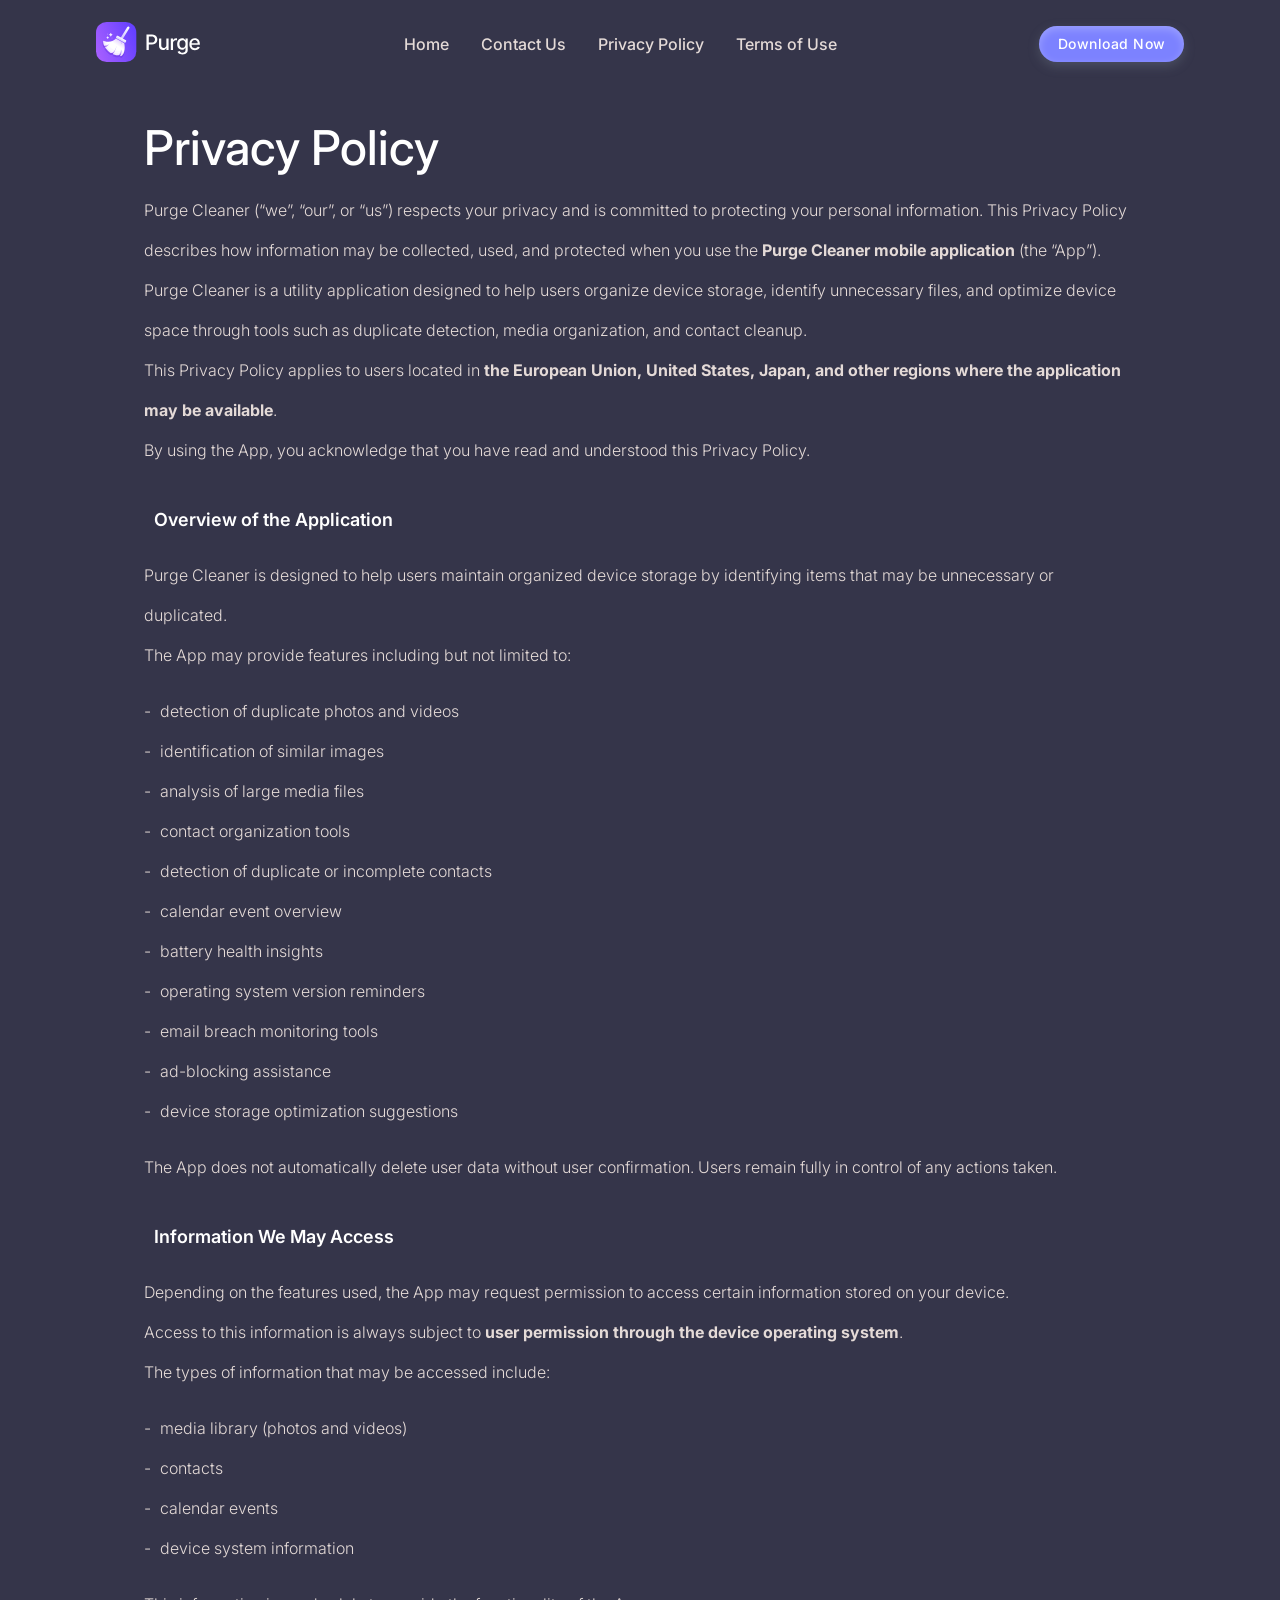
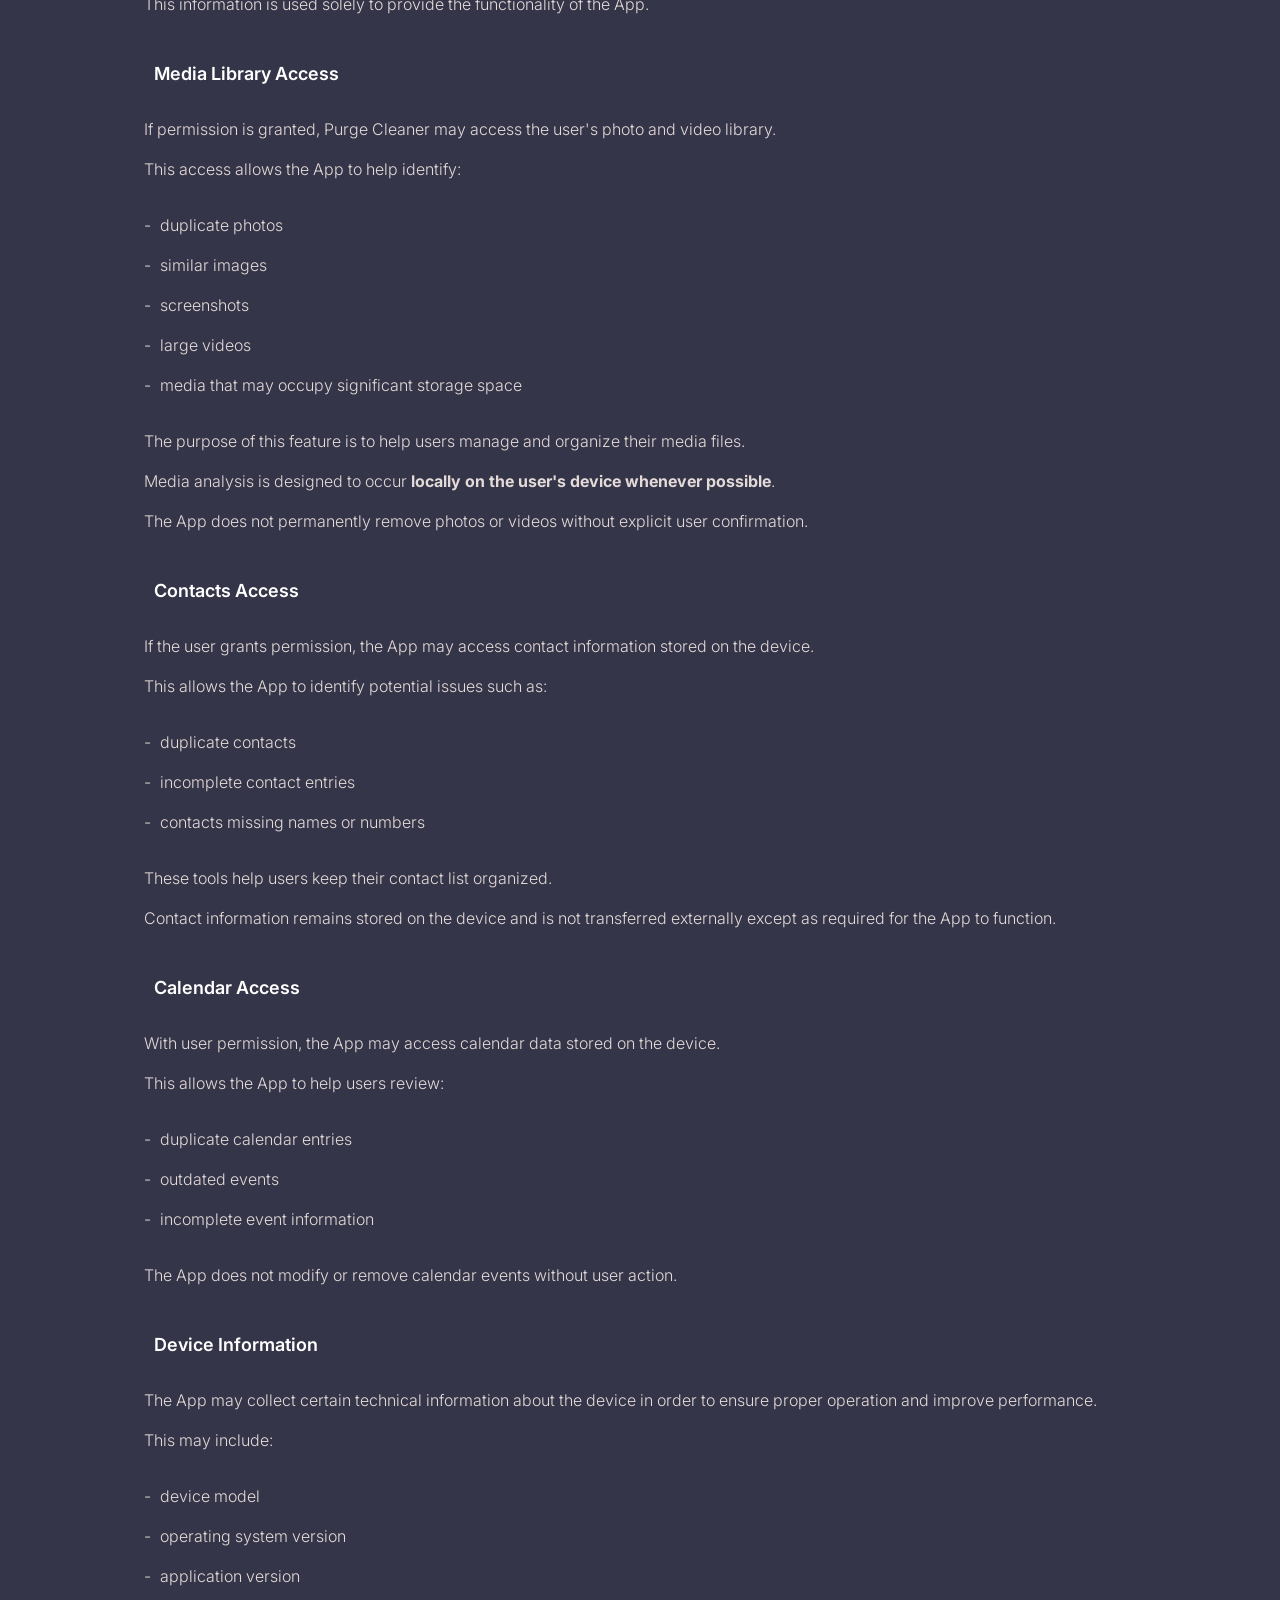
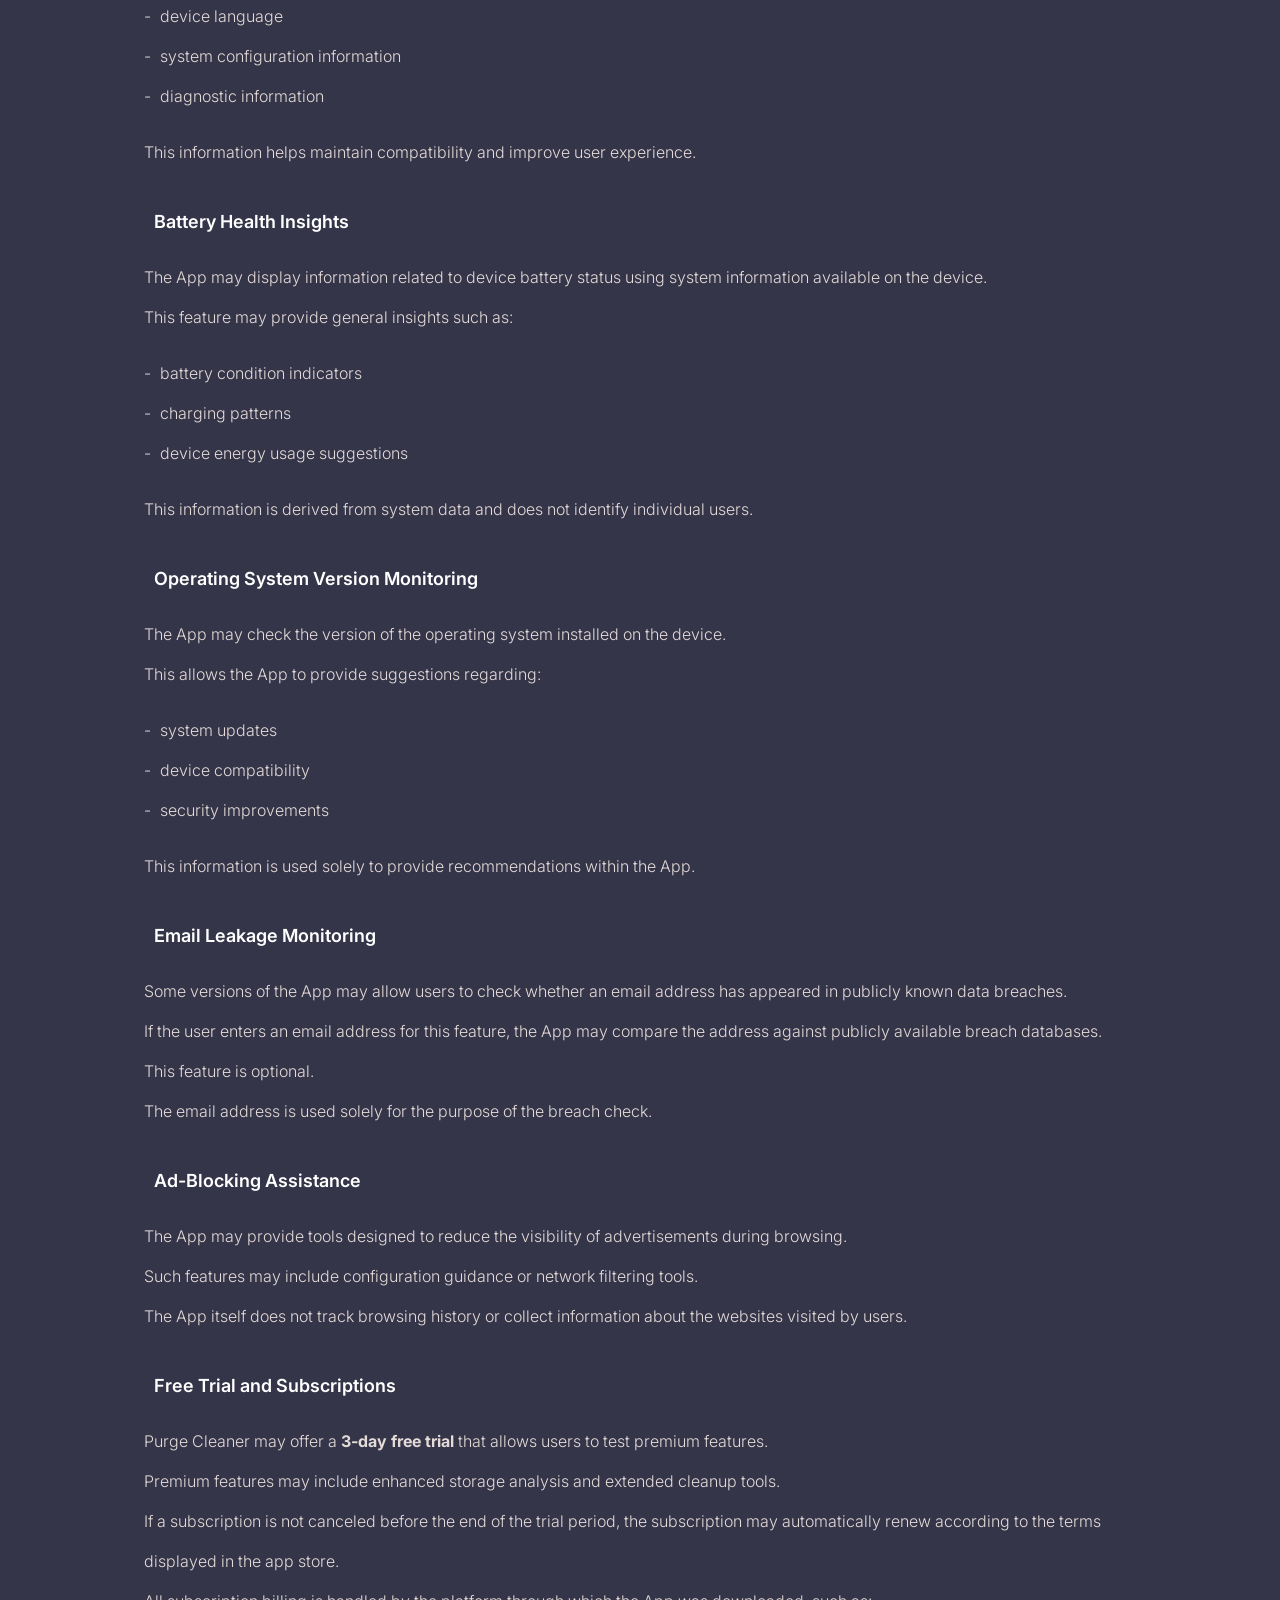
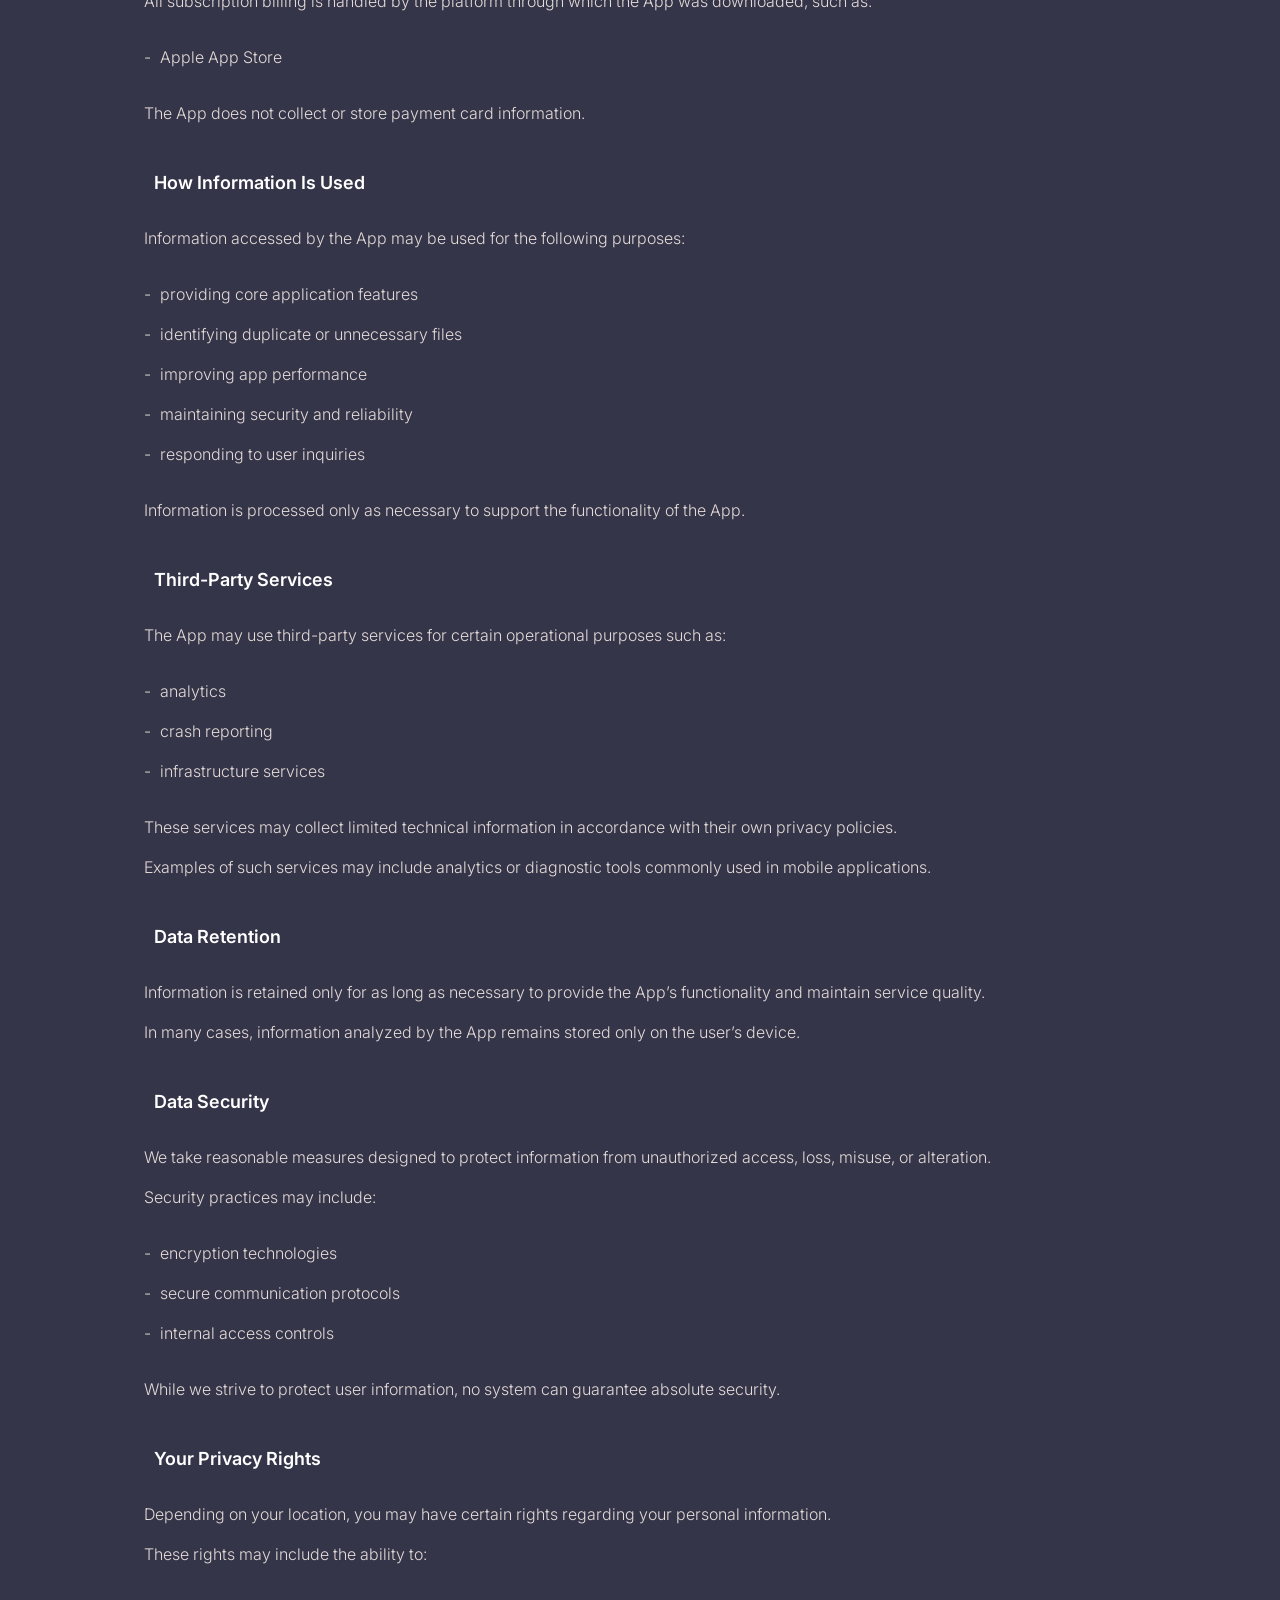
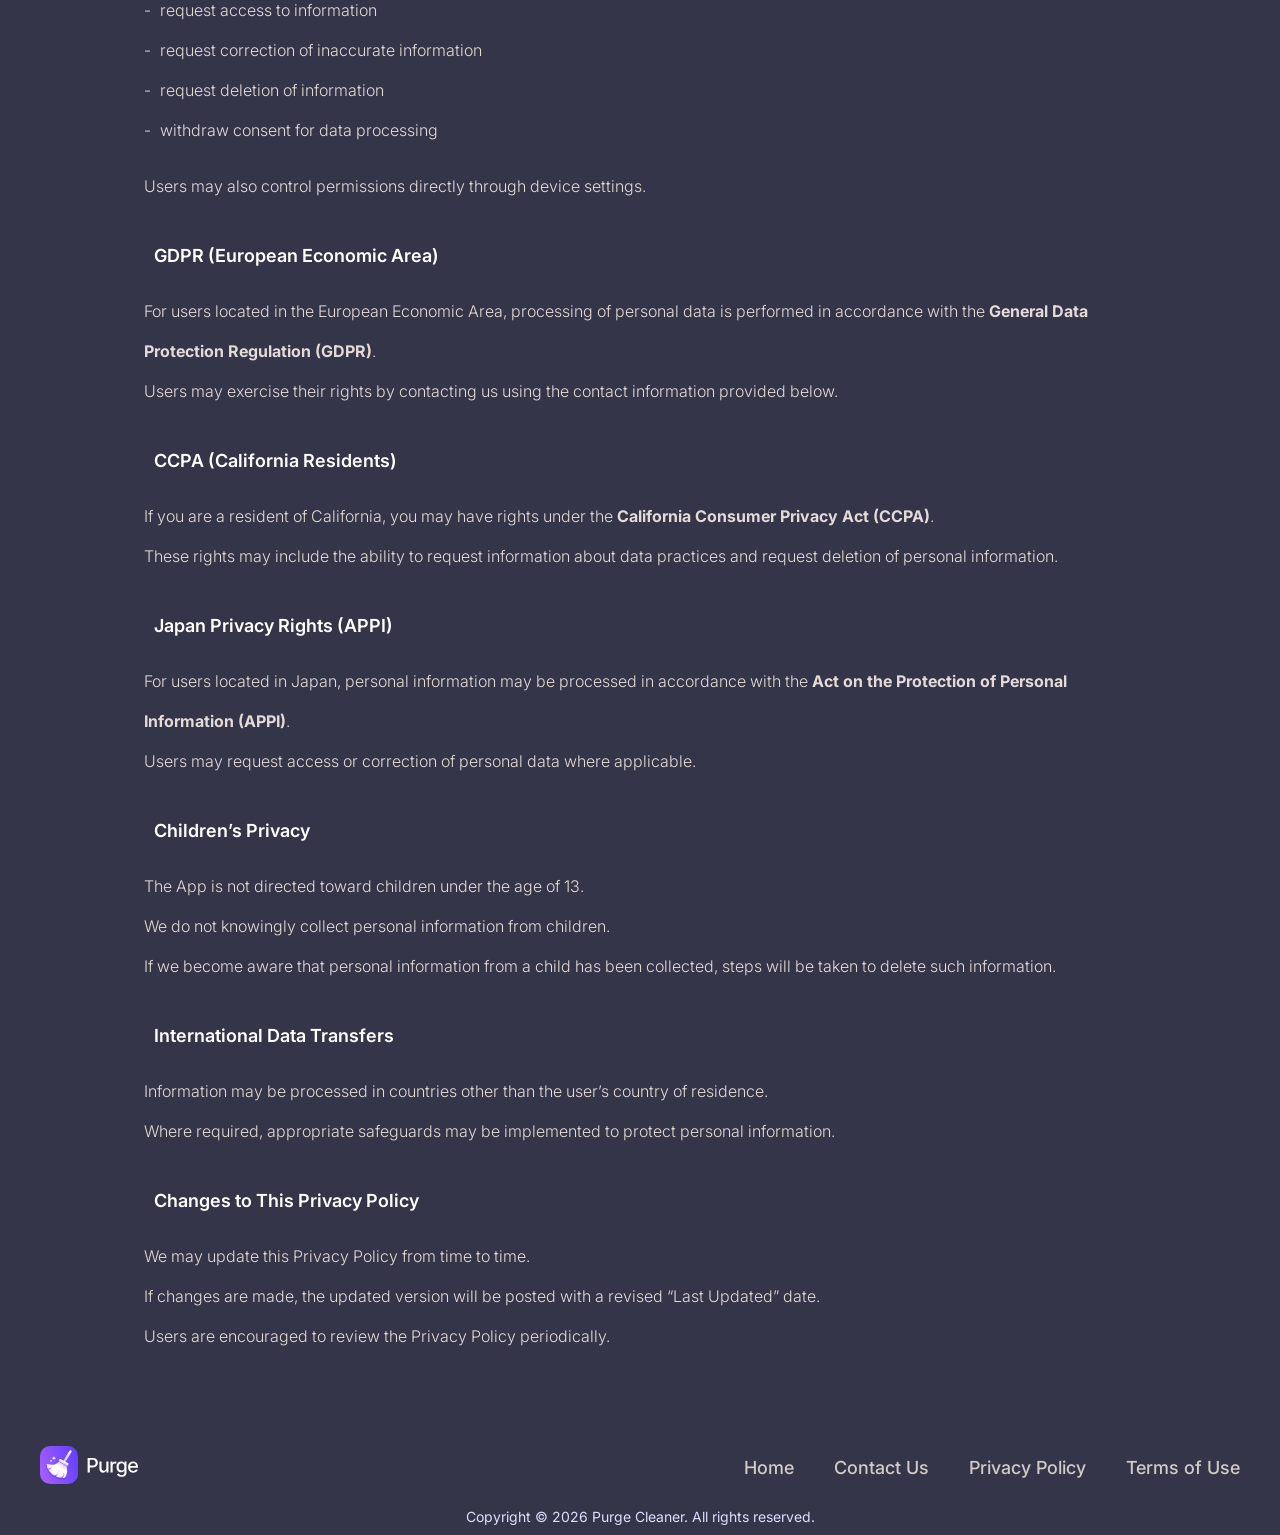
<file: privacy-purge.html>
<!doctype html>
<html lang="en">

<head>
    <meta charset="UTF-8">
    <meta name="viewport"
        content="width=device-width, user-scalable=no, initial-scale=1.0, maximum-scale=1.0, minimum-scale=1.0">
    <meta http-equiv="X-UA-Compatible" content="ie=edge">
    <link rel="stylesheet" href="https://cdn.jsdelivr.net/npm/swiper@11/swiper-bundle.min.css"/>
    <link rel="stylesheet" href="css/header.css">
    <link rel="stylesheet" href="css/start-main.css">
    <link rel="stylesheet" href="css/benefits.css">
    <link rel="stylesheet" href="css/container-info.css">
    <link rel="stylesheet" href="css/contact.css">
    <link rel="stylesheet" href="css/footer.css">
    <link rel="stylesheet" href="css/textstyle-t-p.css">
    <link href="https://fonts.googleapis.com/css2?family=Inter:wght@400;500;600;700;800&display=swap" rel="stylesheet">
    <link href="https://fonts.googleapis.com/css2?family=Mulish:wght@400;500;600;700;800&display=swap" rel="stylesheet">
    <link rel="icon" type="image/png" href="assets/img/Purge-icon.svg">
    <title>Purge Cleaner</title>
</head>

<body>
        <header class="header">
            <div class="header-container">
                <div class="header-inner">
                    <a href="index.html">
                        <img src="assets/img/Purge-logo.svg" class="logo-menu" alt="Purge">
                    </a>
                    <nav class="header-nav">
                        <a href="index.html">Home</a>
                        <a href="index.html#support-center-support">Contact Us</a>
                        <a href="privacy-purge.html">Privacy Policy</a>
                        <a href="service-purge.html">Terms of Use</a>
                    </nav>
                    <button class="header-button" onclick="location.href='https://apps.apple.com/app/'">
                        Download Now
                    </button>
                        <img src="assets/img/open-menu-icon.svg" class="menu-open" id="menuOpen">  
                </div>
            </div>
        </header>
    
            <div class="mobile-menu" id="mobileMenu">
                <div class="mobile-menu-header">
                    <img src="assets/img/Purge-logo.svg" class="mobile-logo">
                    <img src="assets/img/close-menu-icon.svg" class="menu-close" id="menuClose">
                </div>
                <div class="mobile-menu-links">
                        <a href="index.html">Home</a>
                        <a href="index.html#support-center-support">Contact Us</a>
                        <a href="privacy-purge.html">Privacy Policy</a>
                        <a href="service-purge.html">Terms of Use</a>
                </div>
                <div class="mobile-menu-buttons">
                    <button class="btn-primary" onclick="location.href='https://apps.apple.com/app/'">Download App</button>
                </div>
            </div>
<div class="container-t-p">
  <h1>Privacy Policy</h1>

  <p>Purge Cleaner (“we”, “our”, or “us”) respects your privacy and is committed to protecting your personal information. This Privacy Policy describes how information may be collected, used, and protected when you use the <strong>Purge Cleaner mobile application</strong> (the “App”).</p>

  <p>Purge Cleaner is a utility application designed to help users organize device storage, identify unnecessary files, and optimize device space through tools such as duplicate detection, media organization, and contact cleanup.</p>

  <p>This Privacy Policy applies to users located in <strong>the European Union, United States, Japan, and other regions where the application may be available</strong>.</p>

  <p>By using the App, you acknowledge that you have read and understood this Privacy Policy.</p>

  <h2>Overview of the Application</h2>
  <p>Purge Cleaner is designed to help users maintain organized device storage by identifying items that may be unnecessary or duplicated.</p>
  <p>The App may provide features including but not limited to:</p>
  <ul>
    <li>detection of duplicate photos and videos</li>
    <li>identification of similar images</li>
    <li>analysis of large media files</li>
    <li>contact organization tools</li>
    <li>detection of duplicate or incomplete contacts</li>
    <li>calendar event overview</li>
    <li>battery health insights</li>
    <li>operating system version reminders</li>
    <li>email breach monitoring tools</li>
    <li>ad-blocking assistance</li>
    <li>device storage optimization suggestions</li>
  </ul>
  <p>The App does not automatically delete user data without user confirmation. Users remain fully in control of any actions taken.</p>

  <h2>Information We May Access</h2>
  <p>Depending on the features used, the App may request permission to access certain information stored on your device.</p>
  <p>Access to this information is always subject to <strong>user permission through the device operating system</strong>.</p>
  <p>The types of information that may be accessed include:</p>
  <ul>
    <li>media library (photos and videos)</li>
    <li>contacts</li>
    <li>calendar events</li>
    <li>device system information</li>
  </ul>
  <p>This information is used solely to provide the functionality of the App.</p>

  <h2>Media Library Access</h2>
  <p>If permission is granted, Purge Cleaner may access the user's photo and video library.</p>
  <p>This access allows the App to help identify:</p>
  <ul>
    <li>duplicate photos</li>
    <li>similar images</li>
    <li>screenshots</li>
    <li>large videos</li>
    <li>media that may occupy significant storage space</li>
  </ul>
  <p>The purpose of this feature is to help users manage and organize their media files.</p>
  <p>Media analysis is designed to occur <strong>locally on the user's device whenever possible</strong>.</p>
  <p>The App does not permanently remove photos or videos without explicit user confirmation.</p>

  <h2>Contacts Access</h2>
  <p>If the user grants permission, the App may access contact information stored on the device.</p>
  <p>This allows the App to identify potential issues such as:</p>
  <ul>
    <li>duplicate contacts</li>
    <li>incomplete contact entries</li>
    <li>contacts missing names or numbers</li>
  </ul>
  <p>These tools help users keep their contact list organized.</p>
  <p>Contact information remains stored on the device and is not transferred externally except as required for the App to function.</p>

  <h2>Calendar Access</h2>
  <p>With user permission, the App may access calendar data stored on the device.</p>
  <p>This allows the App to help users review:</p>
  <ul>
    <li>duplicate calendar entries</li>
    <li>outdated events</li>
    <li>incomplete event information</li>
  </ul>
  <p>The App does not modify or remove calendar events without user action.</p>

  <h2>Device Information</h2>
  <p>The App may collect certain technical information about the device in order to ensure proper operation and improve performance.</p>
  <p>This may include:</p>
  <ul>
    <li>device model</li>
    <li>operating system version</li>
    <li>application version</li>
    <li>device language</li>
    <li>system configuration information</li>
    <li>diagnostic information</li>
  </ul>
  <p>This information helps maintain compatibility and improve user experience.</p>

  <h2>Battery Health Insights</h2>
  <p>The App may display information related to device battery status using system information available on the device.</p>
  <p>This feature may provide general insights such as:</p>
  <ul>
    <li>battery condition indicators</li>
    <li>charging patterns</li>
    <li>device energy usage suggestions</li>
  </ul>
  <p>This information is derived from system data and does not identify individual users.</p>

  <h2>Operating System Version Monitoring</h2>
  <p>The App may check the version of the operating system installed on the device.</p>
  <p>This allows the App to provide suggestions regarding:</p>
  <ul>
    <li>system updates</li>
    <li>device compatibility</li>
    <li>security improvements</li>
  </ul>
  <p>This information is used solely to provide recommendations within the App.</p>

  <h2>Email Leakage Monitoring</h2>
  <p>Some versions of the App may allow users to check whether an email address has appeared in publicly known data breaches.</p>
  <p>If the user enters an email address for this feature, the App may compare the address against publicly available breach databases.</p>
  <p>This feature is optional.</p>
  <p>The email address is used solely for the purpose of the breach check.</p>

  <h2>Ad-Blocking Assistance</h2>
  <p>The App may provide tools designed to reduce the visibility of advertisements during browsing.</p>
  <p>Such features may include configuration guidance or network filtering tools.</p>
  <p>The App itself does not track browsing history or collect information about the websites visited by users.</p>

  <h2>Free Trial and Subscriptions</h2>
  <p>Purge Cleaner may offer a <strong>3-day free trial</strong> that allows users to test premium features.</p>
  <p>Premium features may include enhanced storage analysis and extended cleanup tools.</p>
  <p>If a subscription is not canceled before the end of the trial period, the subscription may automatically renew according to the terms displayed in the app store.</p>
  <p>All subscription billing is handled by the platform through which the App was downloaded, such as:</p>
  <ul>
    <li>Apple App Store</li>
  </ul>
  <p>The App does not collect or store payment card information.</p>

  <h2>How Information Is Used</h2>
  <p>Information accessed by the App may be used for the following purposes:</p>
  <ul>
    <li>providing core application features</li>
    <li>identifying duplicate or unnecessary files</li>
    <li>improving app performance</li>
    <li>maintaining security and reliability</li>
    <li>responding to user inquiries</li>
  </ul>
  <p>Information is processed only as necessary to support the functionality of the App.</p>

  <h2>Third-Party Services</h2>
  <p>The App may use third-party services for certain operational purposes such as:</p>
  <ul>
    <li>analytics</li>
    <li>crash reporting</li>
    <li>infrastructure services</li>
  </ul>
  <p>These services may collect limited technical information in accordance with their own privacy policies.</p>
  <p>Examples of such services may include analytics or diagnostic tools commonly used in mobile applications.</p>

  <h2>Data Retention</h2>
  <p>Information is retained only for as long as necessary to provide the App’s functionality and maintain service quality.</p>
  <p>In many cases, information analyzed by the App remains stored only on the user’s device.</p>

  <h2>Data Security</h2>
  <p>We take reasonable measures designed to protect information from unauthorized access, loss, misuse, or alteration.</p>
  <p>Security practices may include:</p>
  <ul>
    <li>encryption technologies</li>
    <li>secure communication protocols</li>
    <li>internal access controls</li>
  </ul>
  <p>While we strive to protect user information, no system can guarantee absolute security.</p>

  <h2>Your Privacy Rights</h2>
  <p>Depending on your location, you may have certain rights regarding your personal information.</p>
  <p>These rights may include the ability to:</p>
  <ul>
    <li>request access to information</li>
    <li>request correction of inaccurate information</li>
    <li>request deletion of information</li>
    <li>withdraw consent for data processing</li>
  </ul>
  <p>Users may also control permissions directly through device settings.</p>

  <h2>GDPR (European Economic Area)</h2>
  <p>For users located in the European Economic Area, processing of personal data is performed in accordance with the <strong>General Data Protection Regulation (GDPR)</strong>.</p>
  <p>Users may exercise their rights by contacting us using the contact information provided below.</p>

  <h2>CCPA (California Residents)</h2>
  <p>If you are a resident of California, you may have rights under the <strong>California Consumer Privacy Act (CCPA)</strong>.</p>
  <p>These rights may include the ability to request information about data practices and request deletion of personal information.</p>

  <h2>Japan Privacy Rights (APPI)</h2>
  <p>For users located in Japan, personal information may be processed in accordance with the <strong>Act on the Protection of Personal Information (APPI)</strong>.</p>
  <p>Users may request access or correction of personal data where applicable.</p>

  <h2>Children’s Privacy</h2>
  <p>The App is not directed toward children under the age of 13.</p>
  <p>We do not knowingly collect personal information from children.</p>
  <p>If we become aware that personal information from a child has been collected, steps will be taken to delete such information.</p>

  <h2>International Data Transfers</h2>
  <p>Information may be processed in countries other than the user’s country of residence.</p>
  <p>Where required, appropriate safeguards may be implemented to protect personal information.</p>

  <h2>Changes to This Privacy Policy</h2>
  <p>We may update this Privacy Policy from time to time.</p>
  <p>If changes are made, the updated version will be posted with a revised “Last Updated” date.</p>
  <p>Users are encouraged to review the Privacy Policy periodically.</p>

</div>

        
        <footer class="footer">
            <div class="footer-container">
                <div class="footer-content">             
                    <a href="index.html">
                        <img src="assets/img/Purge-logo.svg" class="footer-logo" alt="SpaceUp logo">
                    </a>
                      <nav class="footer-links">
                        <a href="index.html">Home</a>
                        <a href="index.html#support-center-support">Contact Us</a>
                        <a href="privacy-purge.html">Privacy Policy</a>
                        <a href="service-purge.html">Terms of Use</a>
                      </nav>
                </div>
                <div class="copy-text">
                    Copyright © <script>document.write(new Date().getFullYear());</script> Purge Cleaner.<br class="mobile-br"> All rights reserved.
                </div>
            </div>
        </footer>
        
    <script src="https://code.jquery.com/jquery-3.7.1.js" integrity="sha256-eKhayi8LEQwp4NKxN+CfCh+3qOVUtJn3QNZ0TciWLP4=" crossorigin="anonymous"></script>
    <script src="https://web3forms.com/client/script.js" async defer></script>
    <script src="https://cdn.jsdelivr.net/npm/swiper@11/swiper-bundle.min.js"></script>
    <script src="js/main.js"></script>
</body>
</html>
</file>
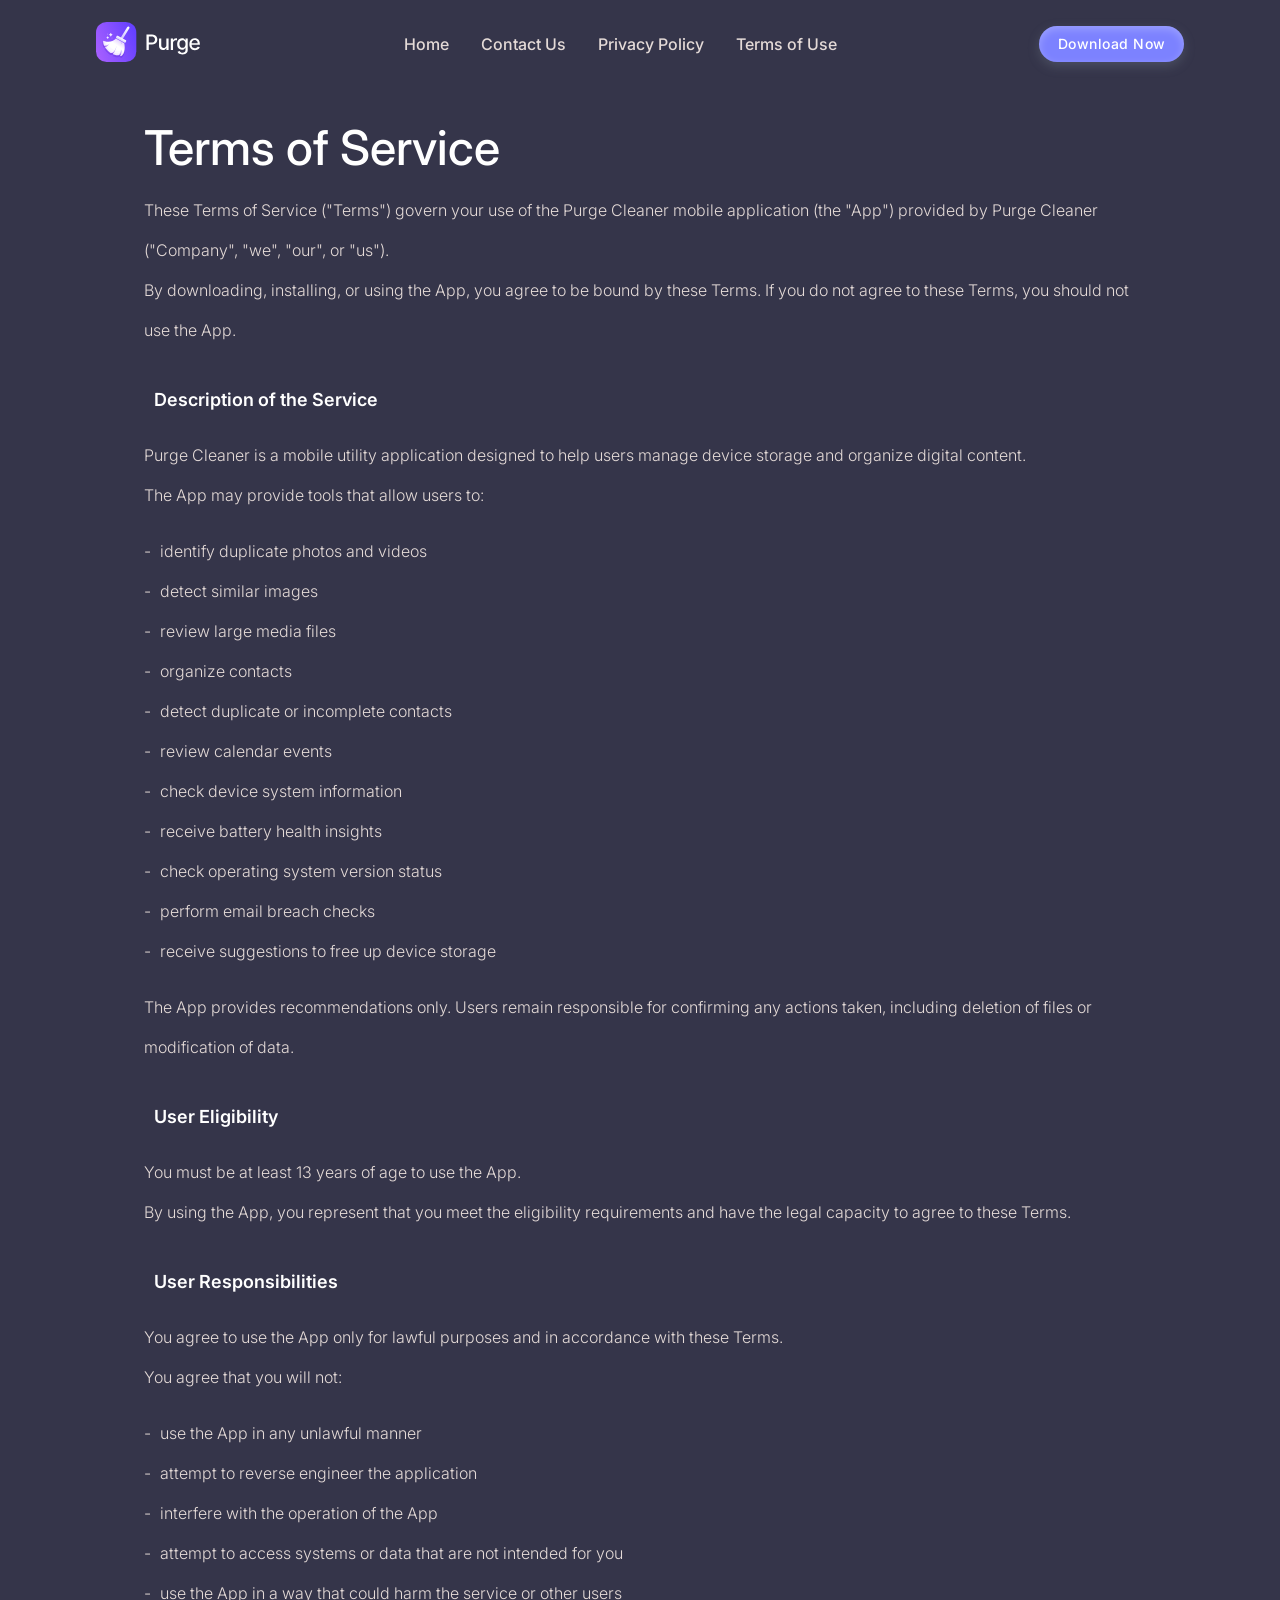
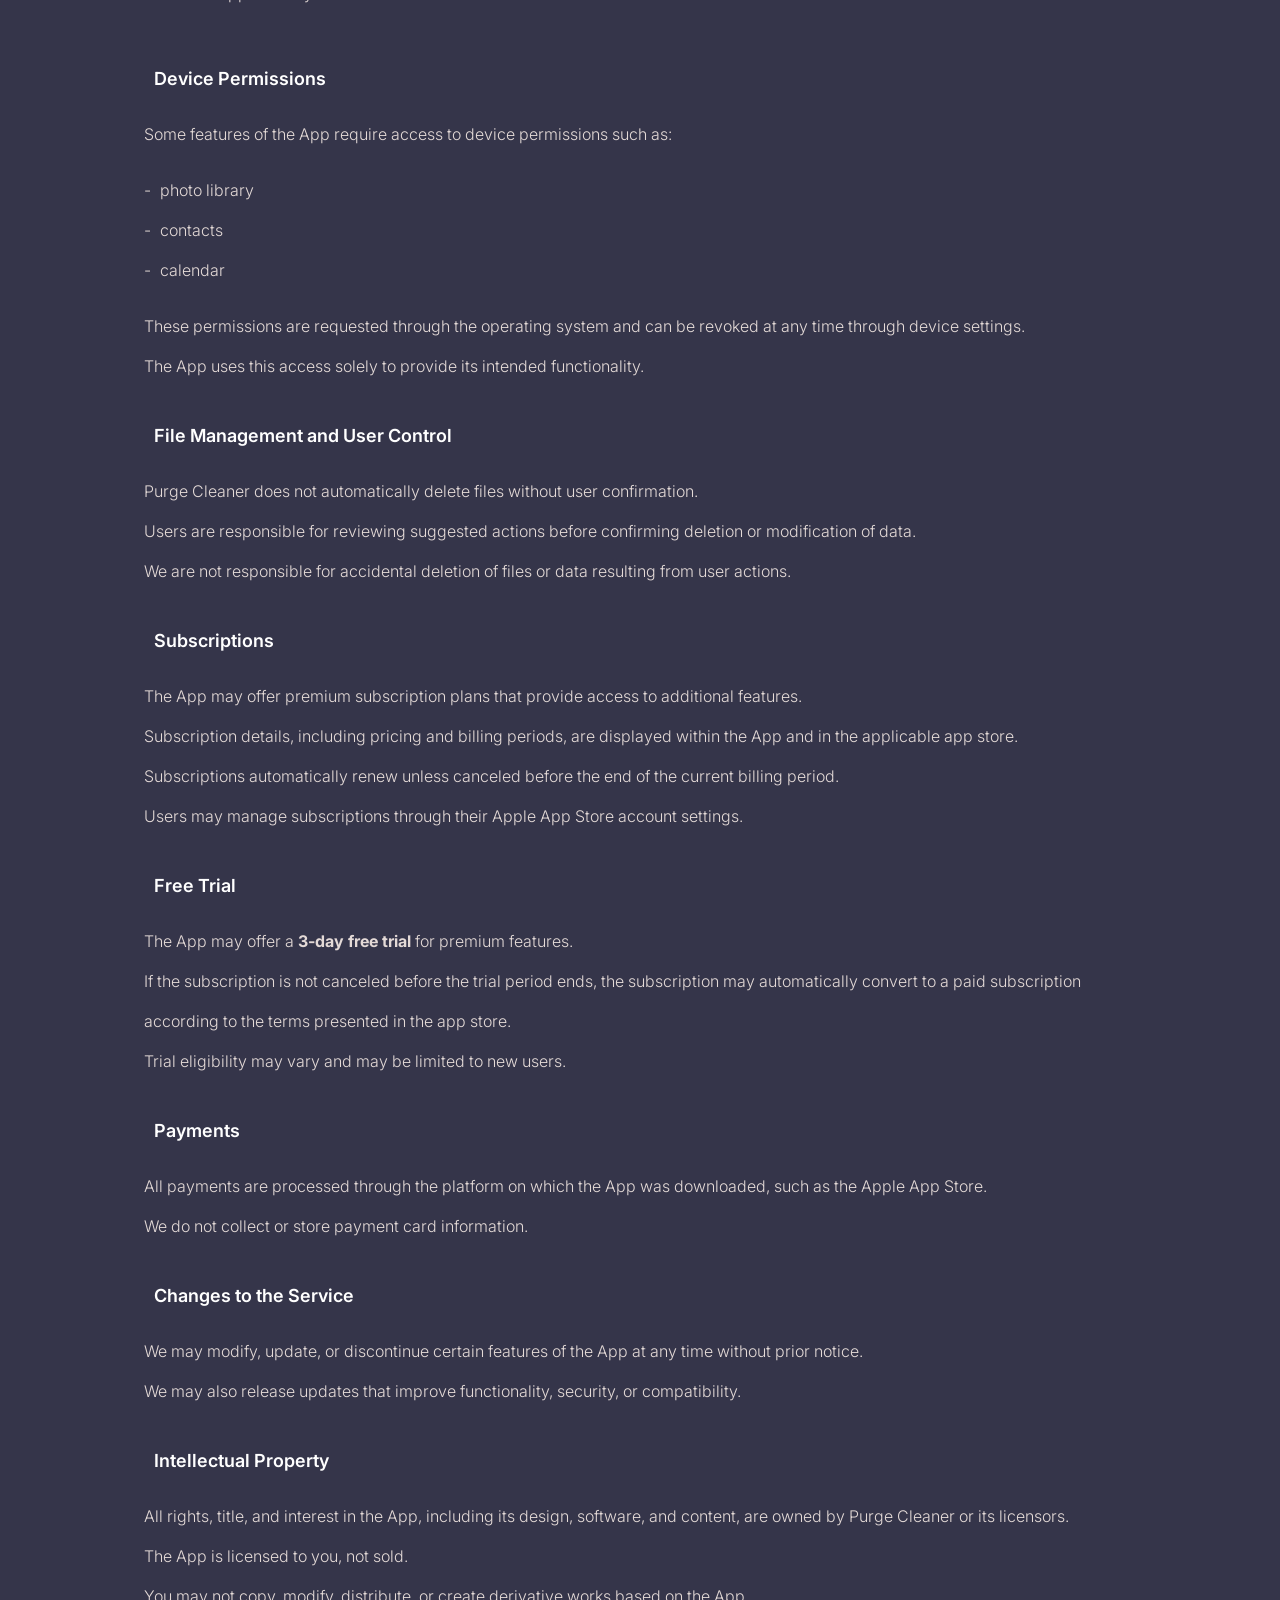
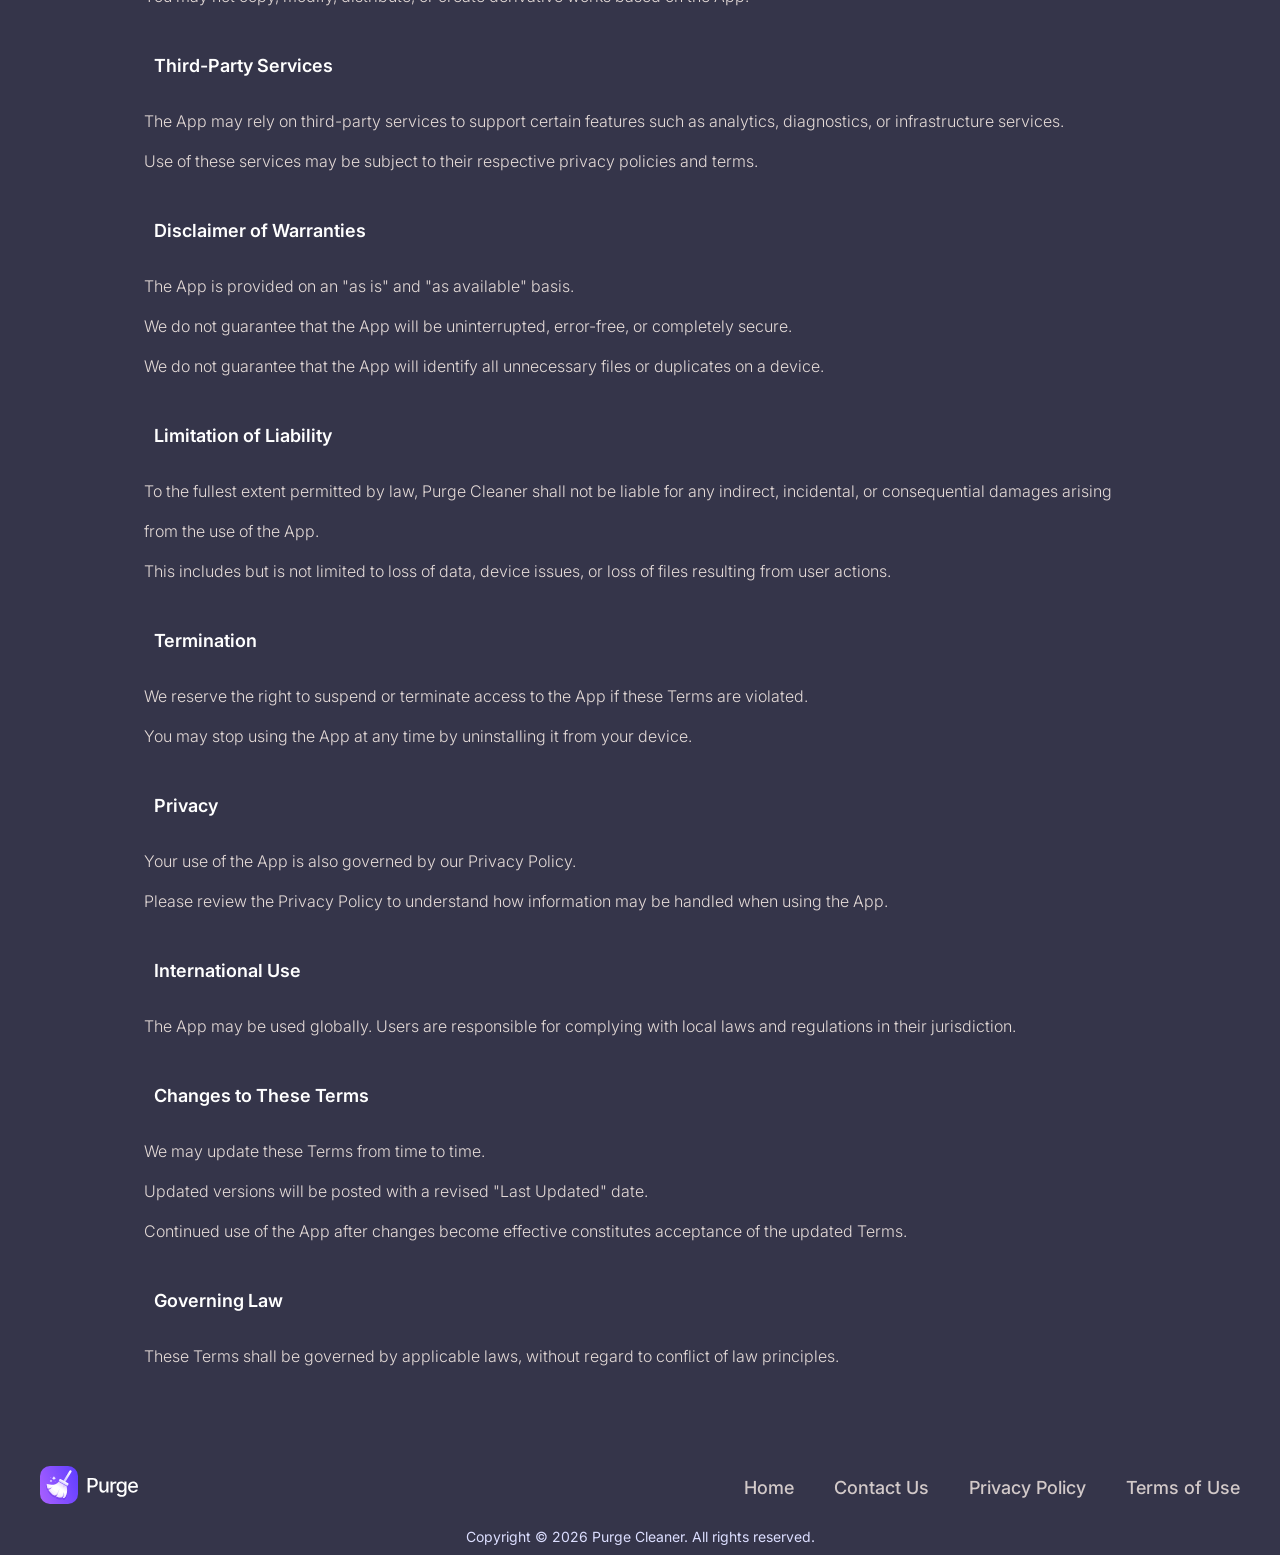
<file: service-purge.html>
<!doctype html>
<html lang="en">

<head>
    <meta charset="UTF-8">
    <meta name="viewport"
        content="width=device-width, user-scalable=no, initial-scale=1.0, maximum-scale=1.0, minimum-scale=1.0">
    <meta http-equiv="X-UA-Compatible" content="ie=edge">
    <link rel="stylesheet" href="https://cdn.jsdelivr.net/npm/swiper@11/swiper-bundle.min.css"/>
    <link rel="stylesheet" href="css/style.css">
    <link rel="stylesheet" href="css/header.css">
    <link rel="stylesheet" href="css/start-main.css">
    <link rel="stylesheet" href="css/benefits.css">
    <link rel="stylesheet" href="css/container-info.css">
    <link rel="stylesheet" href="css/contact.css">
    <link rel="stylesheet" href="css/footer.css">
    <link rel="stylesheet" href="css/textstyle-t-p.css">
    <link href="https://fonts.googleapis.com/css2?family=Inter:wght@400;500;600;700;800&display=swap" rel="stylesheet">
    <link href="https://fonts.googleapis.com/css2?family=Mulish:wght@400;500;600;700;800&display=swap" rel="stylesheet">
    <link rel="icon" type="image/png" href="assets/img/Purge-icon.svg">
    <title>Purge Cleaner</title>
</head>

<body>
        <header class="header">
            <div class="header-container">
                <div class="header-inner">
                    <a href="index.html">
                        <img src="assets/img/Purge-logo.svg" class="logo-menu" alt="Purge">
                    </a>
                    <nav class="header-nav">
                        <a href="index.html">Home</a>
                        <a href="index.html#support-center-support">Contact Us</a>
                        <a href="privacy-purge.html">Privacy Policy</a>
                        <a href="service-purge.html">Terms of Use</a>
                    </nav>
                    <button class="header-button" onclick="location.href='https://apps.apple.com/app/'">
                        Download Now
                    </button>
                        <img src="assets/img/open-menu-icon.svg" class="menu-open" id="menuOpen">  
                </div>
            </div>
        </header>
    
            <div class="mobile-menu" id="mobileMenu">
                <div class="mobile-menu-header">
                    <img src="assets/img/Purge-logo.svg" class="mobile-logo">
                    <img src="assets/img/close-menu-icon.svg" class="menu-close" id="menuClose">
                </div>
                <div class="mobile-menu-links">
                        <a href="index.html">Home</a>
                        <a href="index.html#support-center-support">Contact Us</a>
                        <a href="privacy-purge.html">Privacy Policy</a>
                        <a href="service-purge.html">Terms of Use</a>
                </div>
                <div class="mobile-menu-buttons">
                    <button class="btn-primary" onclick="location.href='https://apps.apple.com/app/'">Download App</button>
                </div>
            </div>

<div class="container-t-p">

<h1>Terms of Service</h1>


<p>These Terms of Service ("Terms") govern your use of the Purge Cleaner mobile application (the "App") provided by Purge Cleaner ("Company", "we", "our", or "us").</p>

<p>By downloading, installing, or using the App, you agree to be bound by these Terms. If you do not agree to these Terms, you should not use the App.</p>

<h2>Description of the Service</h2>

<p>Purge Cleaner is a mobile utility application designed to help users manage device storage and organize digital content.</p>

<p>The App may provide tools that allow users to:</p>

<ul>
<li>identify duplicate photos and videos</li>
<li>detect similar images</li>
<li>review large media files</li>
<li>organize contacts</li>
<li>detect duplicate or incomplete contacts</li>
<li>review calendar events</li>
<li>check device system information</li>
<li>receive battery health insights</li>
<li>check operating system version status</li>
<li>perform email breach checks</li>
<li>receive suggestions to free up device storage</li>
</ul>

<p>The App provides recommendations only. Users remain responsible for confirming any actions taken, including deletion of files or modification of data.</p>

<h2>User Eligibility</h2>

<p>You must be at least 13 years of age to use the App.</p>

<p>By using the App, you represent that you meet the eligibility requirements and have the legal capacity to agree to these Terms.</p>

<h2>User Responsibilities</h2>

<p>You agree to use the App only for lawful purposes and in accordance with these Terms.</p>

<p>You agree that you will not:</p>

<ul>
<li>use the App in any unlawful manner</li>
<li>attempt to reverse engineer the application</li>
<li>interfere with the operation of the App</li>
<li>attempt to access systems or data that are not intended for you</li>
<li>use the App in a way that could harm the service or other users</li>
</ul>

<h2>Device Permissions</h2>

<p>Some features of the App require access to device permissions such as:</p>

<ul>
<li>photo library</li>
<li>contacts</li>
<li>calendar</li>
</ul>

<p>These permissions are requested through the operating system and can be revoked at any time through device settings.</p>

<p>The App uses this access solely to provide its intended functionality.</p>

<h2>File Management and User Control</h2>

<p>Purge Cleaner does not automatically delete files without user confirmation.</p>

<p>Users are responsible for reviewing suggested actions before confirming deletion or modification of data.</p>

<p>We are not responsible for accidental deletion of files or data resulting from user actions.</p>

<h2>Subscriptions</h2>

<p>The App may offer premium subscription plans that provide access to additional features.</p>

<p>Subscription details, including pricing and billing periods, are displayed within the App and in the applicable app store.</p>

<p>Subscriptions automatically renew unless canceled before the end of the current billing period.</p>

<p>Users may manage subscriptions through their Apple App Store account settings.</p>

<h2>Free Trial</h2>

<p>The App may offer a <strong>3-day free trial</strong> for premium features.</p>

<p>If the subscription is not canceled before the trial period ends, the subscription may automatically convert to a paid subscription according to the terms presented in the app store.</p>

<p>Trial eligibility may vary and may be limited to new users.</p>

<h2>Payments</h2>

<p>All payments are processed through the platform on which the App was downloaded, such as the Apple App Store.</p>

<p>We do not collect or store payment card information.</p>

<h2>Changes to the Service</h2>

<p>We may modify, update, or discontinue certain features of the App at any time without prior notice.</p>

<p>We may also release updates that improve functionality, security, or compatibility.</p>

<h2>Intellectual Property</h2>

<p>All rights, title, and interest in the App, including its design, software, and content, are owned by Purge Cleaner or its licensors.</p>

<p>The App is licensed to you, not sold.</p>

<p>You may not copy, modify, distribute, or create derivative works based on the App.</p>

<h2>Third-Party Services</h2>

<p>The App may rely on third-party services to support certain features such as analytics, diagnostics, or infrastructure services.</p>

<p>Use of these services may be subject to their respective privacy policies and terms.</p>

<h2>Disclaimer of Warranties</h2>

<p>The App is provided on an "as is" and "as available" basis.</p>

<p>We do not guarantee that the App will be uninterrupted, error-free, or completely secure.</p>

<p>We do not guarantee that the App will identify all unnecessary files or duplicates on a device.</p>

<h2>Limitation of Liability</h2>

<p>To the fullest extent permitted by law, Purge Cleaner shall not be liable for any indirect, incidental, or consequential damages arising from the use of the App.</p>

<p>This includes but is not limited to loss of data, device issues, or loss of files resulting from user actions.</p>

<h2>Termination</h2>

<p>We reserve the right to suspend or terminate access to the App if these Terms are violated.</p>

<p>You may stop using the App at any time by uninstalling it from your device.</p>

<h2>Privacy</h2>

<p>Your use of the App is also governed by our Privacy Policy.</p>

<p>Please review the Privacy Policy to understand how information may be handled when using the App.</p>

<h2>International Use</h2>

<p>The App may be used globally. Users are responsible for complying with local laws and regulations in their jurisdiction.</p>

<h2>Changes to These Terms</h2>

<p>We may update these Terms from time to time.</p>

<p>Updated versions will be posted with a revised "Last Updated" date.</p>

<p>Continued use of the App after changes become effective constitutes acceptance of the updated Terms.</p>

<h2>Governing Law</h2>

<p>These Terms shall be governed by applicable laws, without regard to conflict of law principles.</p>

</div>        
        <footer class="footer">
            <div class="footer-container">
                <div class="footer-content">             
                    <a href="index.html">
                        <img src="assets/img/Purge-logo.svg" class="footer-logo" alt="SpaceUp logo">
                    </a>
                      <nav class="footer-links">
                        <a href="index.html">Home</a>
                        <a href="index.html#support-center-support">Contact Us</a>
                        <a href="privacy-purge.html">Privacy Policy</a>
                        <a href="service-purge.html">Terms of Use</a>
                      </nav>
                </div>
                <div class="copy-text">
                    Copyright © <script>document.write(new Date().getFullYear());</script> Purge Cleaner.<br class="mobile-br"> All rights reserved.
                </div>
            </div>
        </footer>
        
    <script src="https://code.jquery.com/jquery-3.7.1.js" integrity="sha256-eKhayi8LEQwp4NKxN+CfCh+3qOVUtJn3QNZ0TciWLP4=" crossorigin="anonymous"></script>
    <script src="https://web3forms.com/client/script.js" async defer></script>
    <script src="https://cdn.jsdelivr.net/npm/swiper@11/swiper-bundle.min.js"></script>
    <script src="js/main.js"></script>
</body>
</html>
</file>
<file: css/header.css>
@import "../assets/font/stylesheet.css";

body.lock {
    overflow: hidden;
}

.header {
  position: fixed;
  top: 0;
  left: 0;
  width: 100%;
  z-index: 10;
}

.header-container {
  background: #35354A;
  padding: 22px 16px;
  top: 0;
  z-index: 10;
  margin: 0 auto;
}

.header-inner {
  display: flex;
  justify-content: space-between;
  align-items: center;
  padding: 0px 80px;
}

.logo-menu{
    width: 105px;  
}

.header-nav {
    display: flex;
    gap: 32px;
}

.header-nav a {
    text-decoration: none;
    color: #E4DAD7;
    font-weight: 500;
}

.header-button{
  display: flex;
  font-family: 'Inter';
  justify-content: center;
  align-items: center;
  width: 145px;
  height: 36px;
  padding: 8px 16px;
  color: rgb(255, 255, 255);
  font-size: 14px;
  font-weight: 500;
  line-height: 18px;
  letter-spacing: 0.5px;
  text-align: center;
  background: #7C82FF;
  box-shadow: 0px 4px 12px rgba(145, 158, 171, 0.25), inset 0px 3px 8px rgba(255, 255, 255, 0.25);
  border-radius: 33px;
}





.burger {
    display: none;
    width: 28px;
    height: 20px;
    flex-direction: column;
    justify-content: space-between;
    cursor: pointer;
    z-index: 1001;
}

.burger span {
    height: 3px;
    width: 100%;
    background: #000;
    border-radius: 3px;
    transition: 0.3s;
}

.burger.active span:nth-child(1) {
    transform: rotate(45deg) translate(5px, 5px);
}

.burger.active span:nth-child(2) {
    opacity: 0;
}

.burger.active span:nth-child(3) {
    transform: rotate(-45deg) translate(6px, -6px);
}

.mobile-menu {
    position: fixed;
    inset: 0;
    background: #35354A;
    display: flex;
    flex-direction: column;
    padding: 24px;
    transform: translateY(-100%);
    transition: 0.4s ease;
    z-index: 1000;
}

.mobile-menu.active {
    transform: translateY(0);
}


.mobile-menu-header {
    display: flex;
    justify-content: space-between;
    align-items: center;
}

.mobile-logo {
    width: 105px;
}

.menu-close {
    width: 46px;
    cursor: pointer;
}

.menu-open {
    display: none;
    width: 46px;
    cursor: pointer;
}

.mobile-menu-links {
    margin: 100px 0px;
    display: flex;
    flex-direction: column;
    align-items: center;
    gap: 32px;

}

.mobile-menu-links a {
    font-size: 28px;
    font-weight: 500;
    color: #E4DAD7;
    text-decoration: none;
}

.mobile-menu-buttons {
    margin-top: auto;
    display: flex;
    flex-direction: column;
    gap: 16px;
}

.btn-primary {
    padding: 16px 32px;
    background: #7C82FF;
    box-shadow: 0px 4px 12px rgba(145, 158, 171, 0.25), inset 0px 3px 8px rgba(255, 255, 255, 0.25);
    border-radius: 33px;;
    color: #FFFFFF;
    font-size: 20px;
    font-weight: 500;
    margin-bottom: 60px;
}

.mobile-menu-buttons .btn-primary,
.mobile-menu-buttons .btn-secondary {
    width: 100%;
}

@media (max-width: 768px) {

    .header-nav,
    .header-button {
        display: none;
    }

    .menu-open {
        display: block;
    }

    .header-inner {
        padding: 0px;
    }
}
</file>
<file: css/start-main.css>
@import "../assets/font/stylesheet.css";

.main {
    padding: 60px 0 30px;
    position: relative;
    overflow: hidden;
    
}

.main-title {
    
    line-height: 96%;
    font-size: 72px;
    font-weight: 500;
    margin: 20px 0px 20px;
    color: #343434;
}

.main-button {
  display: flex;
  font-family: 'Inter';
  justify-content: center;
  align-items: center;
  width: 145px;
  height: 36px;
  padding: 8px 16px;
  color: rgb(255, 255, 255);
  font-size: 12px;
  font-weight: 500;
  line-height: 18px;
  letter-spacing: 0.5px;
  text-align: center;
  background: #7C82FF;
  box-shadow: 0px 4px 12px rgba(145, 158, 171, 0.25), inset 0px 3px 8px rgba(255, 255, 255, 0.25);
  border-radius: 33px;
}


.main-wrapper {
    display:flex;
    align-items:center;
    gap: 20px;
}

.main-left {  
    width: 560px;
    height: 460px;
}

.main-text {
    font-size: 24px;
    font-weight: 300;
    line-height: 1.6;
    color: #343434B2;
}

.main-buttons {
    display: flex;
    flex-direction: column;
    gap: 10px;
    width: 70%;
}

.main-phone {
  width: 420px;
    height: 460px;
    position: relative;  
}

@media (max-width: 764px) {
    .main {
    padding: 15px 0 0px;
}

    .main-gradient {
    position: relative;
    width: 360px;
        height: 444px;
    }
    .main-wrapper {
        flex-direction: column;
        text-align: center;
            gap: 0px;
    }

    .main-right {
        order: 2;
    }

    .main-left {
         width: 340px;
    height: 280px;
        order: 1;
    }

    .main-buttons {
        width: 100%; 
    }
    .main-title{
        font-size: 42px;
    }
    .main-text {
        font-size: 16px;
    }
.main-phone {
  width: 360px;
    height: 400px;
    position: relative;  
}
.main-button {
    width: 340px;
  height: 50px;
    }
}
</file>
<file: css/benefits.css>
@import "../assets/font/stylesheet.css";



.benefits{
padding:100px 20px;
}

.benefits h2{
color: #343434;
text-align:center;
font-size: 64px;
margin-bottom:60px;
font-weight:500;
}

.benefits-grid{
max-width: 900px;
margin:auto;
display:grid;
gap:24px;
grid-template-columns:2fr 2fr;
grid-template-rows: 412px 412px 412px;

grid-template-areas:
"Duplicate-text Duplicate-image"
"Videos-image Videos-text"
"Contacts-text Contacts-image";
}

.card{

background: #FFFFFF;
border-radius:42px;
padding:32px;
position:relative;
overflow:hidden;
box-shadow:
0 10px 30px rgba(0,0,0,0.25),
inset 0 1px 0 rgba(255,255,255,0.05);
transition:transform .25s ease;
}

.card:hover{
transform:translateY(-6px);
}

.benefits h3{
color: #120656;
font-size:42px;
font-weight: 600;
margin: 0px 0px;
}

.benefits p{
    color: #00000080;
font-size: 18px;
    font-weight: 400;
opacity:0.8;
line-height:1.5;
    max-width: 500px;
}

.Duplicate-text{
    padding-top: 130px;
grid-area:Duplicate-text;
}

.Duplicate-image{
grid-area:Duplicate-image;
}

.Videos-text{
    padding-top: 130px;
grid-area:Videos-text;
}

.Videos-image{
grid-area:Videos-image;
}

.Contacts-text{
    padding-top: 130px;
grid-area:Contacts-text;
}

.Contacts-image{
grid-area:Contacts-image;
}

.card img{
position:absolute;
pointer-events:none;
}

.el1 {
width: 55%;
right: 100px;
bottom: 0px;  
}

.el2 {
width: 55%;
right: 100px;
bottom: 0px; 
}

.el3{
width: 55%;
right: 100px;
bottom: 0px;
}

@media (max-width: 768px){

.app{
height:600px;
}


.benefits{
padding:70px 20px;
}

.benefits h2{
font-size: 42px;
margin-bottom: 40px;
}

.benefits-grid{

grid-template-columns:1fr;
grid-template-rows: auto;

grid-template-areas:
"Duplicate-image"
"Duplicate-text"
"Videos-image"
"Videos-text"
"Contacts-image"
"Contacts-text";

}

.card{
min-height:350px;
}

.card img{
position:absolute;
}

.el1 {
width: 65%;
right: 65px;
bottom: 0px;  
}

.el2 {
width: 65%;
right: 65px;
bottom: 0px; 
}

.el3{
width: 65%;
right: 65px;
bottom: 0px;
}

.Duplicate-text{
    padding-top: 0px;
}

.Videos-text{
    padding-top: 0px;
}

.Contacts-text{
    padding-top: 0px;
}

.benefits h3{
font-size:32px;
}

.benefits p{
font-size: 18px;
}
    
}
</file>
<file: css/container-info.css>
@import "../assets/font/stylesheet.css";

.information{
   background: #35354A;
     display: flex;
    flex-direction: column;
    align-items: center;
}

.information-title{
    max-width:1000px;
     color: #DDD7E4;
  text-align: center;
  font-size: 64px;
  font-style: normal;
  font-weight: 400;
  line-height: 68px;
  margin: 0 10px;
    padding-top: 50px;
    padding-bottom: 10px; 
}

.information-image{
    width: 170px;
    padding: 30px 0px 80px 0px;
}

@media (max-width: 768px){
    .information-title{
        font-size: 42px;
    }   
}
</file>
<file: css/contact.css>
@import "../assets/font/stylesheet.css";


.support-center{
  display: flex;
  flex-direction: column;
  gap: 10px;
  border-radius: 22px;
  margin-top: 14px;    
}

.support-center-container {
  max-width: 400px;
  padding: 30px 16px;
  margin: 0 auto;
}

.section-support-center-title {
  color: #343434;
  text-align: center;
  font-size: 64px;
  font-style: normal;
  font-weight: 500;
  line-height: 68px;
  margin: 0 10px;
    padding-top: 50px;
    padding-bottom: 10px;
}

.support-center-group input,
.support-center-group textarea {
  width: 100%;
    font-family: 'Mulish';
  box-sizing: border-box;
  background: #FFFFFFBF;
  color: rgba(99, 99, 99, 1);
  padding: 18px 20px;
  font-size: 16px;
  line-height: 20px;
  font-weight: 400;
  border: 0.678064px solid #2E2E2E;
  border-radius: 16px;
}

.support-center-group textarea {
  height: 140px;
  resize: none;
}


.support-center-group input::placeholder,
.support-center-group textarea::placeholder {
width: 311px;
height: 21px;
font-family: 'Mulish';
font-style: normal;
font-weight: 400;
font-size: 17px;
line-height: 150%;
letter-spacing: -0.04em;
color: rgba(169, 173, 178, 1);
flex: none;
order: 0;
flex-grow: 1;

}

.support-center-group button{
  display: flex;
  justify-content: center;
  align-items: center;
  width: 100%;
  height: 52px;
  padding: 17px;
  color: rgb(255, 255, 255);
  font-size: 16px;
  font-weight: 500;
  line-height: 18px;
  letter-spacing: 0.5px;
  text-align: center;
  background: #7C82FF;
  box-shadow: 0px 4px 12px rgba(145, 158, 171, 0.25), inset 0px 3px 8px rgba(255, 255, 255, 0.25);
  border-radius: 33px;
  margin: 45px auto;
}

@media (max-width: 450px){
        .section-subtitle{
        width: 100%;
            
    }

    .section-support-center-title{
        font-size: 42px;
    }
    .footer-links{
        gap: 40px;
    }
    
    .support-center-group button{
        width: 86%;
        height: 52px;
    }
    .support-center-container{
        padding: 0px 5px 5px;
    } 
    
}
</file>
<file: css/footer.css>
@import "../assets/font/stylesheet.css";

.footer-container{
  max-width: 1200px;  
  padding: 30px 16px 10px;
  margin: 0 auto;
  background-color: #35354A;
}

.footer-content{
  display: flex;
  justify-content: space-between;
  align-items: center;
}

.footer {
  background-color: #35354A;
  text-align: center;
}

.footer-title {
  font-size: 24px;
  font-weight: 600;
  color: #FFFFFF;
}

.footer-links {
  display: flex;
  justify-content: center;
  gap: 40px;
  flex-wrap: wrap;
}

.footer-links a {
  color: #E4DAD7;
  text-decoration: none;
  font-size: 18px;
  font-weight: 500;
  opacity: 0.9;
}

.footer-links a:hover {
  opacity: 1;
  text-decoration: underline;
}

.copy-text {
  color: #DCDEFF;
  font-size: 14px;
  text-align: center;
    padding-top: 20px;
}

.mobile-br{
  display: none;
}

@media (max-width: 450px){

    .footer-links{
        display: flex;
  justify-content: center;
        gap: 40px;
        flex-direction: column;
          margin-bottom: 40px;
  flex-wrap: wrap;
    }

.footer-content{
  display: flex;
  flex-direction: column;
  align-items: center;
  gap: 40px;
}

 .mobile-br{
    display: block;
  }
}
</file>
<file: css/textstyle-t-p.css>
@import "../assets/font/stylesheet.css";

:root {
  --color-primary: #FFFFFF;
}

*{
  padding: 0;
  text-decoration: none;
  list-style-type: none;
  outline: none;
  border: none;
}

html{
  margin: 0 auto;
}
body {
  font-family: 'Inter', sans-serif;
  -webkit-font-smoothing: antialiased;
  -moz-osx-font-smoothing: grayscale;
    margin: 0 auto;
    background: #35354A;
    padding-top: 90px;
}
.container-t-p{
  max-width: 992px;
  padding: 0 16px 60px;
  margin: 0 auto;
  color: #333333;
    
}

.container-t-p h1{
  color: #FFFFFF;
  text-align: left;
  font-size: 48px;
  padding-top: 30px;
  padding-bottom: 15px;    
  font-style: normal;
  font-weight: 500;
  line-height: 55px;
  margin: 0 auto;  
}

.container-t-p h2{
  color: #FFFFFF;
  text-align: left;
  font-size: 18px;
  padding-top: 30px;
  padding-bottom: 15px;    
  font-style: normal;
  font-weight: 600;
  line-height: 40px;
  margin: 0 auto;
    padding-left: 10px;
}

.container-t-p p{
   color: #E4DAD7;
  text-align: left;
  font-size: 16px;
  font-style: normal;
  font-weight: 300;
  line-height: 40px;
  margin: 0 auto; 
}

.container-t-p li{
   color: #E4DAD7;
  text-align: left;
  font-size: 16px;
  font-style: normal;
  font-weight: 300;
  line-height: 40px;
  margin: 0 auto; 
}

.container-t-p li {
    position: relative;
    padding-left: 1em;
}

.container-t-p li::before {
    content: "-";           
    position: absolute;
    left: 0;
    color: #E4DAD7;
    font-size: 1em;
}
</file>
<file: css/style.css>
@import "../assets/font/stylesheet.css";


:root {
  --color-primary: #FFFFFF;
}

*{
  padding: 0;
  text-decoration: none;
  list-style-type: none;
  outline: none;
  border: none;
}

html{
  margin: 0 auto;
}

body {
  font-family: 'Inter', sans-serif;
  -webkit-font-smoothing: antialiased;
  -moz-osx-font-smoothing: grayscale;
    margin: 0 auto;
    background: linear-gradient(180deg, #F0F3F8 0%, #E4EBF4 100%);
    padding-top: 90px;
}

.container{
  max-width: 992px; 
  padding: 0 16px;
  margin: 0 auto;
}
</file>
